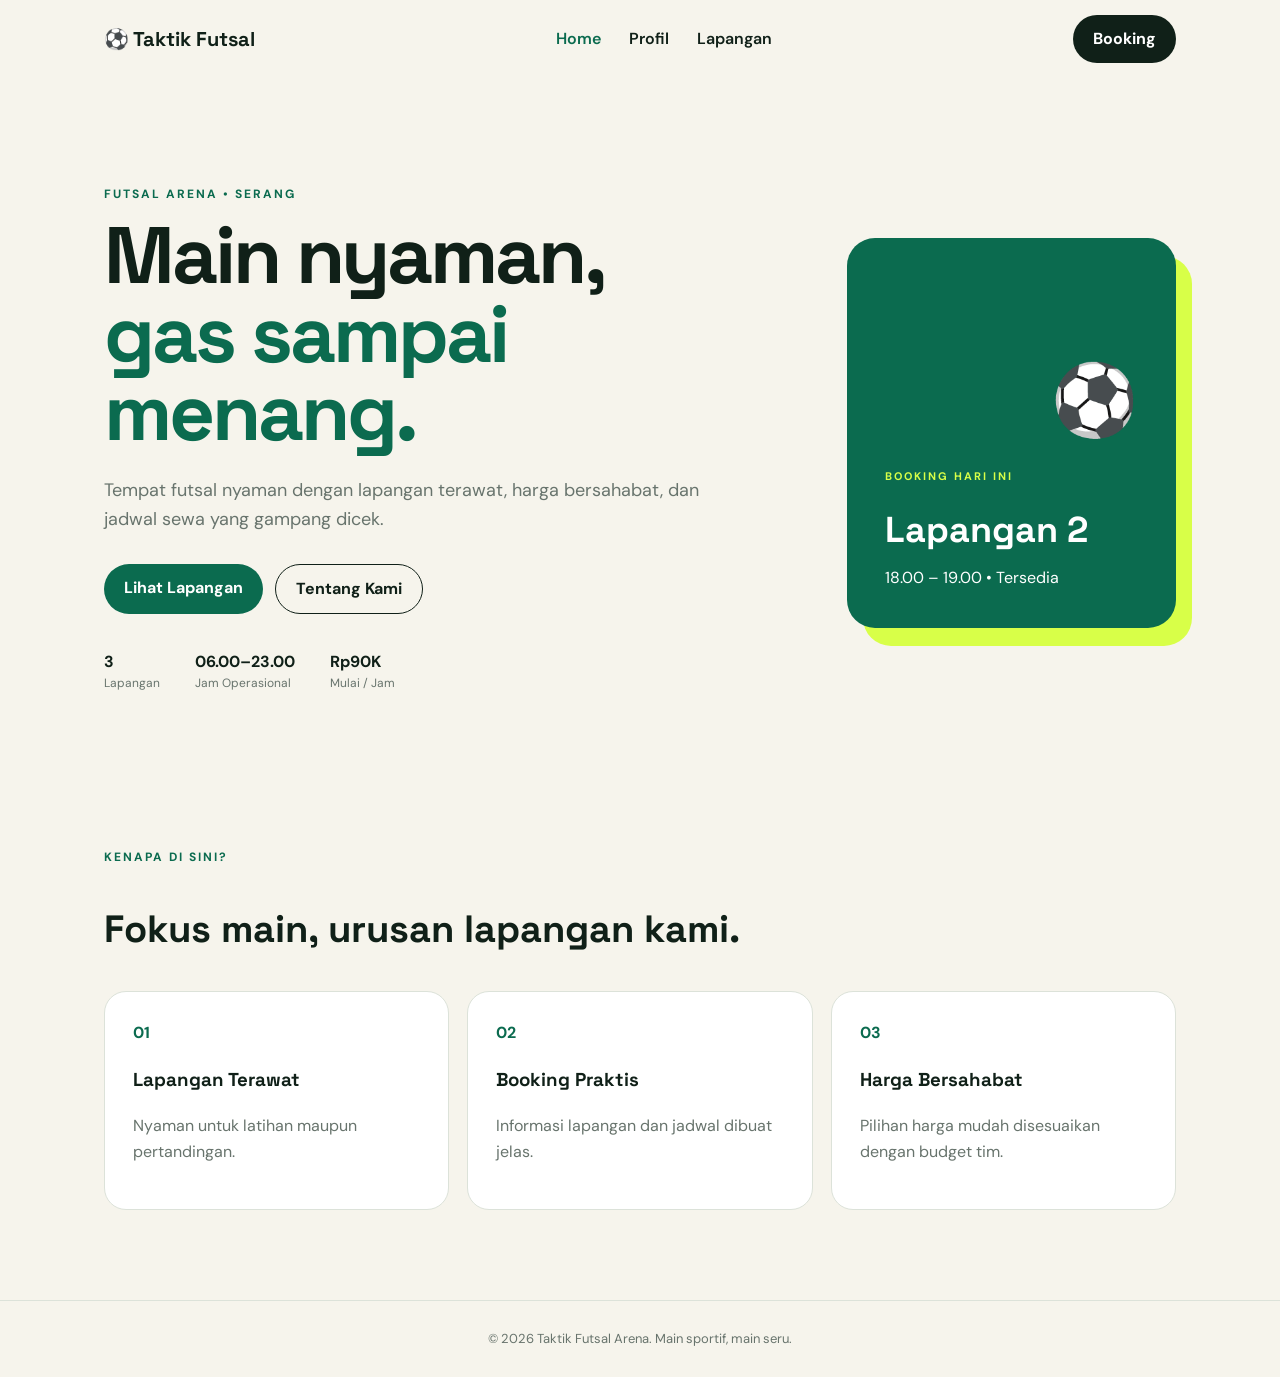
<file: Taktik_Futsal_Arena_Website/index.html>
<!doctype html><html lang="id"><head><meta charset="utf-8"><meta name="viewport" content="width=device-width,initial-scale=1"><title>Taktik Futsal Arena</title><link rel="stylesheet" href="style.css"></head><body>
<header><nav><a class="brand" href="index.html">⚽ Taktik Futsal</a><div class="links"><a class="active" href="index.html">Home</a><a href="about.html">Profil</a><a href="fields.html">Lapangan</a></div><a class="navbtn" href="fields.html">Booking</a></nav></header>
<main><section class="hero"><div><p class="eyebrow">FUTSAL ARENA • SERANG</p><h1>Main nyaman,<br><em>gas sampai menang.</em></h1><p class="lead">Tempat futsal nyaman dengan lapangan terawat, harga bersahabat, dan jadwal sewa yang gampang dicek.</p><div class="actions"><a class="btn primary" href="fields.html">Lihat Lapangan</a><a class="btn secondary" href="about.html">Tentang Kami</a></div><div class="stats"><div><b>3</b><small>Lapangan</small></div><div><b>06.00–23.00</b><small>Jam Operasional</small></div><div><b>Rp90K</b><small>Mulai / Jam</small></div></div></div><div class="heroCard"><div class="ball">⚽</div><p>BOOKING HARI INI</p><h2>Lapangan 2</h2><span>18.00 – 19.00 • Tersedia</span></div></section>
<section class="section"><p class="eyebrow">KENAPA DI SINI?</p><h2>Fokus main, urusan lapangan kami.</h2><div class="grid3"><article><b>01</b><h3>Lapangan Terawat</h3><p>Nyaman untuk latihan maupun pertandingan.</p></article><article><b>02</b><h3>Booking Praktis</h3><p>Informasi lapangan dan jadwal dibuat jelas.</p></article><article><b>03</b><h3>Harga Bersahabat</h3><p>Pilihan harga mudah disesuaikan dengan budget tim.</p></article></div></section></main><footer>© <span id="year"></span> Taktik Futsal Arena. Main sportif, main seru.</footer><script src="script.js"></script></body></html>
</file>
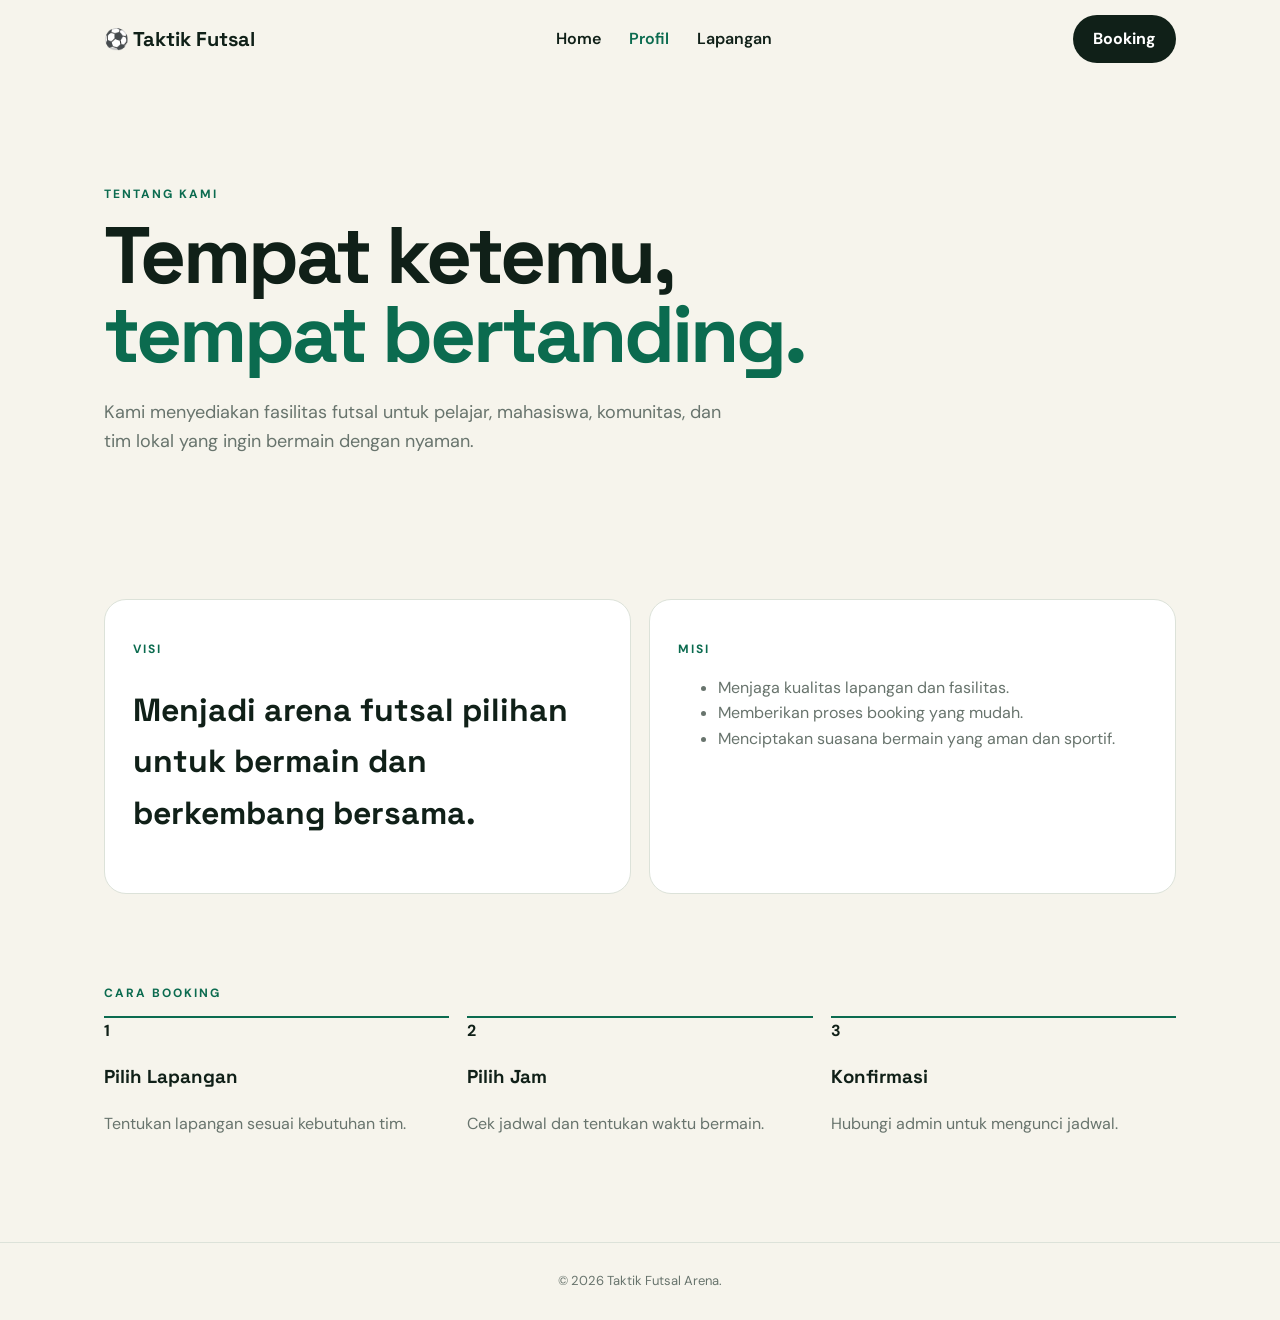
<file: Taktik_Futsal_Arena_Website/about.html>
<!doctype html><html lang="id"><head><meta charset="utf-8"><meta name="viewport" content="width=device-width,initial-scale=1"><title>Profil | Taktik Futsal</title><link rel="stylesheet" href="style.css"></head><body>
<header><nav><a class="brand" href="index.html">⚽ Taktik Futsal</a><div class="links"><a href="index.html">Home</a><a class="active" href="about.html">Profil</a><a href="fields.html">Lapangan</a></div><a class="navbtn" href="fields.html">Booking</a></nav></header>
<main><section class="pageHero"><p class="eyebrow">TENTANG KAMI</p><h1>Tempat ketemu,<br><em>tempat bertanding.</em></h1><p>Kami menyediakan fasilitas futsal untuk pelajar, mahasiswa, komunitas, dan tim lokal yang ingin bermain dengan nyaman.</p></section><section class="section two"><div class="box"><p class="eyebrow">VISI</p><h2>Menjadi arena futsal pilihan untuk bermain dan berkembang bersama.</h2></div><div class="box"><p class="eyebrow">MISI</p><ul><li>Menjaga kualitas lapangan dan fasilitas.</li><li>Memberikan proses booking yang mudah.</li><li>Menciptakan suasana bermain yang aman dan sportif.</li></ul></div></section><section class="section"><p class="eyebrow">CARA BOOKING</p><div class="grid3 steps"><div><b>1</b><h3>Pilih Lapangan</h3><p>Tentukan lapangan sesuai kebutuhan tim.</p></div><div><b>2</b><h3>Pilih Jam</h3><p>Cek jadwal dan tentukan waktu bermain.</p></div><div><b>3</b><h3>Konfirmasi</h3><p>Hubungi admin untuk mengunci jadwal.</p></div></div></section></main><footer>© <span id="year"></span> Taktik Futsal Arena.</footer><script src="script.js"></script></body></html>
</file>
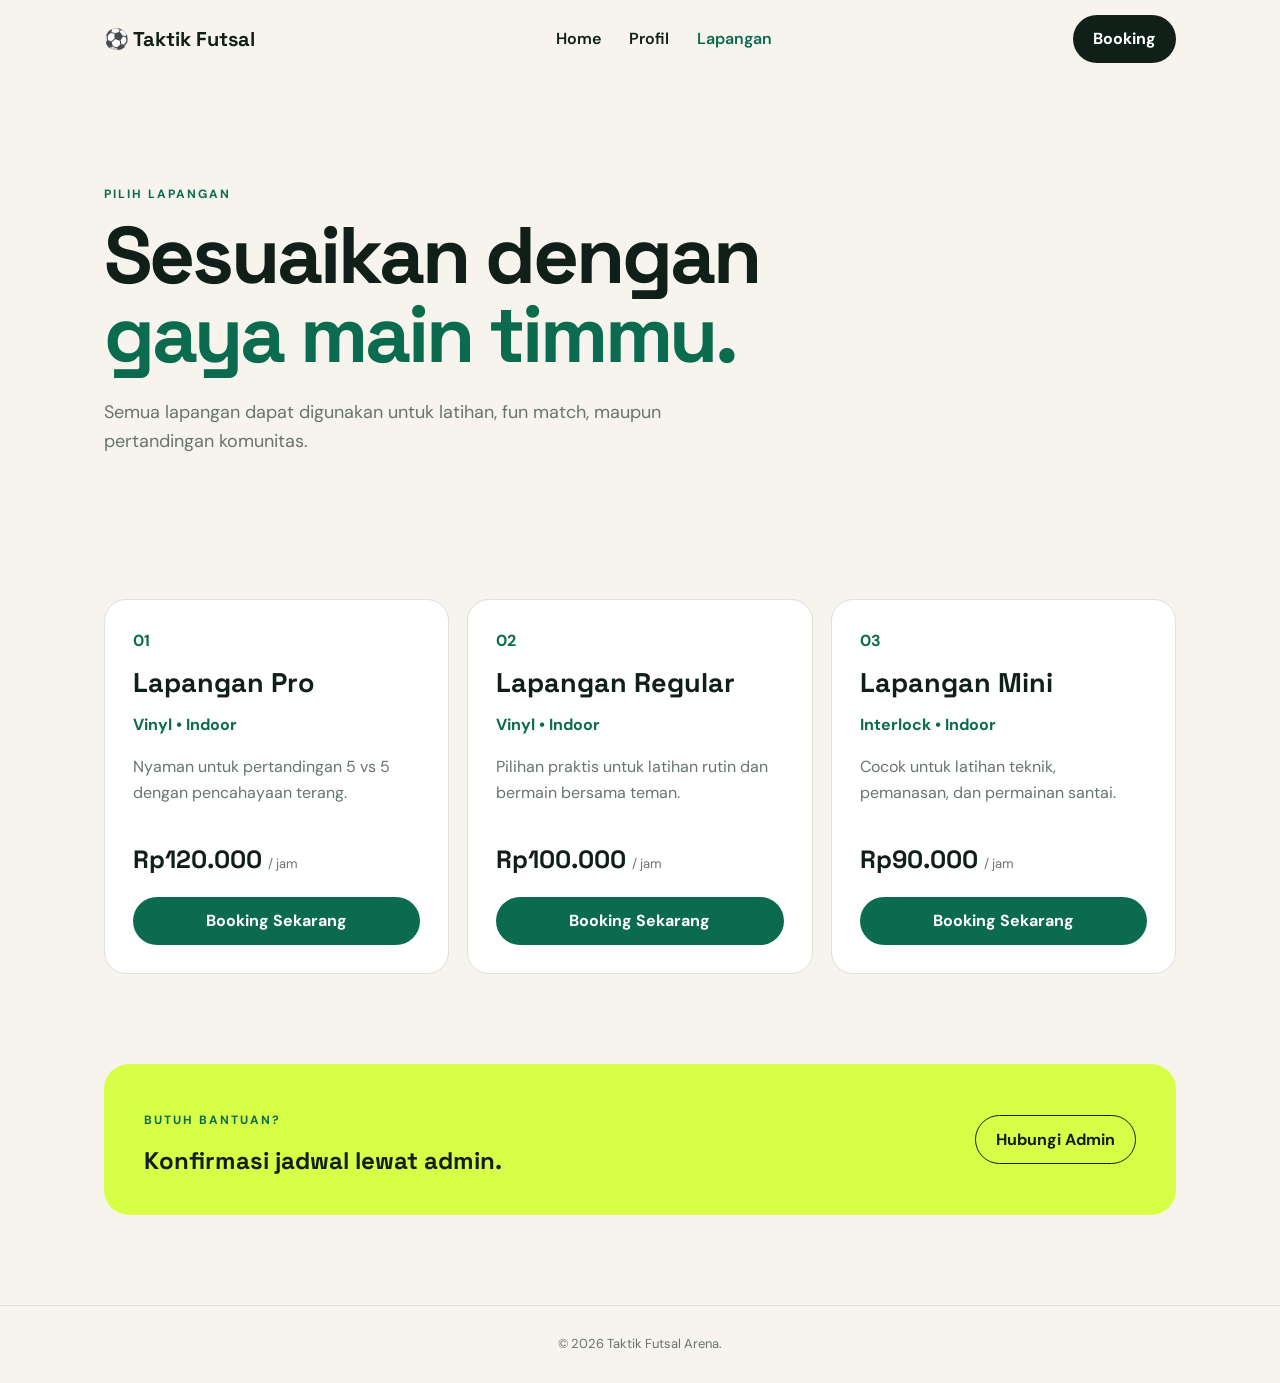
<file: Taktik_Futsal_Arena_Website/fields.html>
<!doctype html><html lang="id"><head><meta charset="utf-8"><meta name="viewport" content="width=device-width,initial-scale=1"><title>Lapangan | Taktik Futsal</title><link rel="stylesheet" href="style.css"></head><body>
<header><nav><a class="brand" href="index.html">⚽ Taktik Futsal</a><div class="links"><a href="index.html">Home</a><a href="about.html">Profil</a><a class="active" href="fields.html">Lapangan</a></div><a class="navbtn" href="fields.html">Booking</a></nav></header>
<main><section class="pageHero"><p class="eyebrow">PILIH LAPANGAN</p><h1>Sesuaikan dengan<br><em>gaya main timmu.</em></h1><p>Semua lapangan dapat digunakan untuk latihan, fun match, maupun pertandingan komunitas.</p></section><section class="section grid3"><article class="field"><b>01</b><h2>Lapangan Pro</h2><strong>Vinyl • Indoor</strong><p>Nyaman untuk pertandingan 5 vs 5 dengan pencahayaan terang.</p><div class="price">Rp120.000 <small>/ jam</small></div><a class="btn primary" href="mailto:admin@taktikfutsal.id?subject=Booking%20Lapangan%20Pro">Booking Sekarang</a></article><article class="field"><b>02</b><h2>Lapangan Regular</h2><strong>Vinyl • Indoor</strong><p>Pilihan praktis untuk latihan rutin dan bermain bersama teman.</p><div class="price">Rp100.000 <small>/ jam</small></div><a class="btn primary" href="mailto:admin@taktikfutsal.id?subject=Booking%20Lapangan%20Regular">Booking Sekarang</a></article><article class="field"><b>03</b><h2>Lapangan Mini</h2><strong>Interlock • Indoor</strong><p>Cocok untuk latihan teknik, pemanasan, dan permainan santai.</p><div class="price">Rp90.000 <small>/ jam</small></div><a class="btn primary" href="mailto:admin@taktikfutsal.id?subject=Booking%20Lapangan%20Mini">Booking Sekarang</a></article></section><section class="contact"><div><p class="eyebrow">BUTUH BANTUAN?</p><h2>Konfirmasi jadwal lewat admin.</h2></div><a class="btn secondary" href="mailto:admin@taktikfutsal.id">Hubungi Admin</a></section></main><footer>© <span id="year"></span> Taktik Futsal Arena.</footer><script src="script.js"></script></body></html>
</file>
<file: Taktik_Futsal_Arena_Website/style.css>
@import url('https://fonts.googleapis.com/css2?family=DM+Sans:wght@400;600;700&family=Space+Grotesk:wght@600;700&display=swap');:root{--ink:#102018;--green:#0b6b4f;--lime:#d8ff48;--cream:#f6f4ec;--muted:#68746d;--line:#dce2d9}*{box-sizing:border-box}body{margin:0;background:var(--cream);color:var(--ink);font-family:'DM Sans',sans-serif;line-height:1.6}a{text-decoration:none;color:inherit}nav{height:78px;max-width:1120px;margin:auto;padding:0 24px;display:flex;align-items:center;justify-content:space-between}.brand{font:700 20px 'Space Grotesk'}.links{display:flex;gap:28px;font-weight:600}.links a.active,.links a:hover{color:var(--green)}.navbtn,.btn{padding:11px 20px;border-radius:999px;font-weight:700}.navbtn{background:var(--ink);color:#fff}.hero{max-width:1120px;margin:30px auto 90px;padding:65px 24px;display:grid;grid-template-columns:1.35fr .65fr;gap:60px;align-items:center}.eyebrow{font-size:12px;letter-spacing:2px;font-weight:700;color:var(--green)}h1,h2,h3{font-family:'Space Grotesk'}.hero h1,.pageHero h1{font-size:clamp(48px,7vw,80px);line-height:.98;letter-spacing:-3px;margin:10px 0 25px}.hero h1 em,.pageHero h1 em{font-style:normal;color:var(--green)}.lead,.pageHero>p:last-child{color:var(--muted);font-size:18px;max-width:620px}.actions{display:flex;gap:12px;margin:30px 0}.primary{background:var(--green);color:white}.secondary{border:1px solid var(--ink)}.stats{display:flex;gap:35px;margin-top:35px}.stats b,.stats small{display:block}.stats small{font-size:12px;color:var(--muted)}.heroCard{background:var(--green);color:#fff;border-radius:28px;padding:38px;min-height:390px;display:flex;flex-direction:column;justify-content:end;box-shadow:16px 18px 0 var(--lime)}.ball{font-size:70px;text-align:right}.heroCard p{font-size:11px;letter-spacing:2px;color:var(--lime);font-weight:700}.heroCard h2{font-size:36px;margin:5px 0}.section{max-width:1120px;margin:0 auto 90px;padding:0 24px}.section>h2{font-size:38px}.grid3{display:grid;grid-template-columns:repeat(3,1fr);gap:18px}.grid3 article,.box,.field{background:#fff;border:1px solid var(--line);border-radius:22px;padding:28px}.grid3 article>b,.field>b{color:var(--green)}.grid3 p,.box li,.field p{color:var(--muted)}footer{border-top:1px solid var(--line);padding:28px;text-align:center;color:var(--muted);font-size:13px}.pageHero{max-width:1120px;margin:40px auto 70px;padding:55px 24px}.two{display:grid;grid-template-columns:1fr 1fr;gap:18px}.box h2{font-size:32px}.steps div{border-top:2px solid var(--green)}.field{display:flex;flex-direction:column}.field h2{font-size:27px;margin:8px 0}.field>strong{color:var(--green)}.price{font:700 25px 'Space Grotesk';margin:22px 0}.price small{font:13px 'DM Sans';color:var(--muted)}.field .btn{margin-top:auto;text-align:center}.contact{max-width:1072px;margin:0 auto 90px;padding:35px 40px;background:var(--lime);border-radius:25px;display:flex;align-items:center;justify-content:space-between}.contact h2{margin:0}@media(max-width:800px){.hero,.two,.grid3{grid-template-columns:1fr}.links{gap:12px}.navbtn{display:none}.hero{padding-top:30px}.hero h1,.pageHero h1{font-size:52px}.contact{margin:0 24px 60px;display:block}.contact .btn{display:inline-block;margin-top:18px}}
</file>
